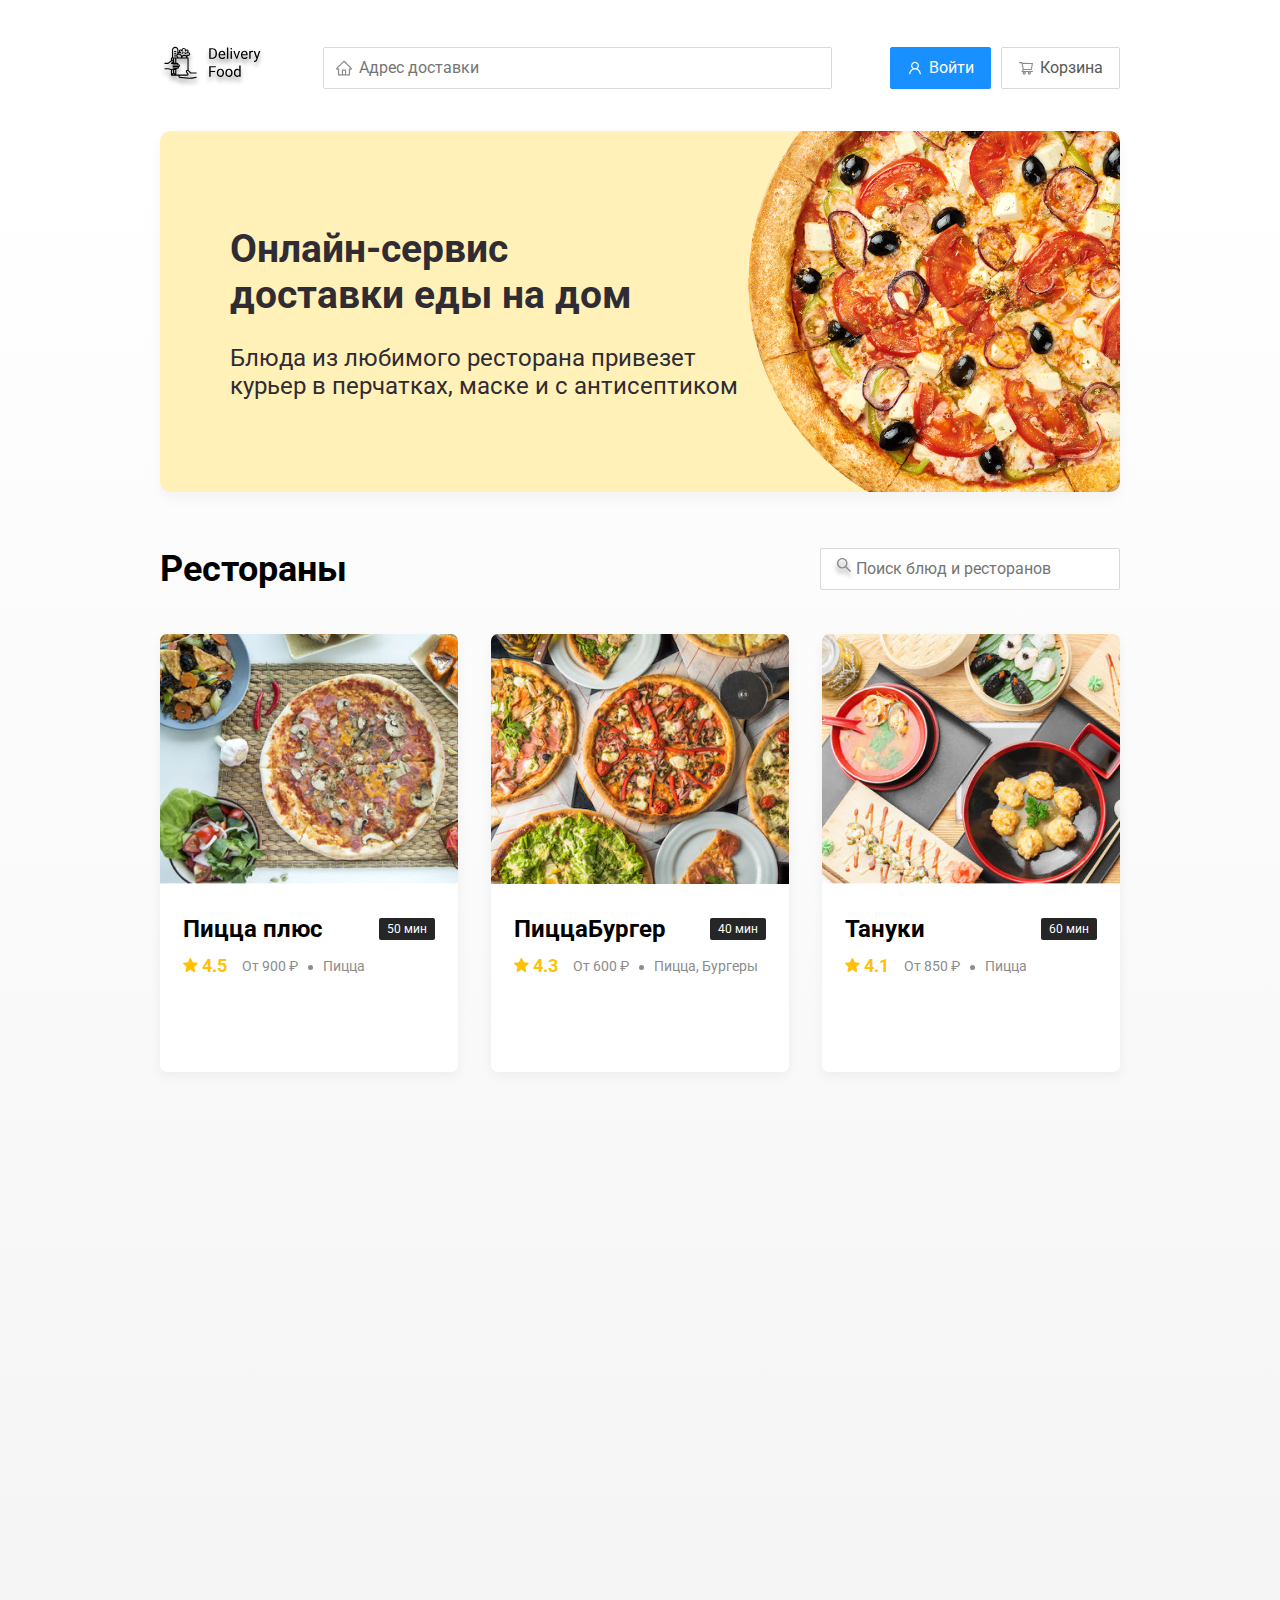
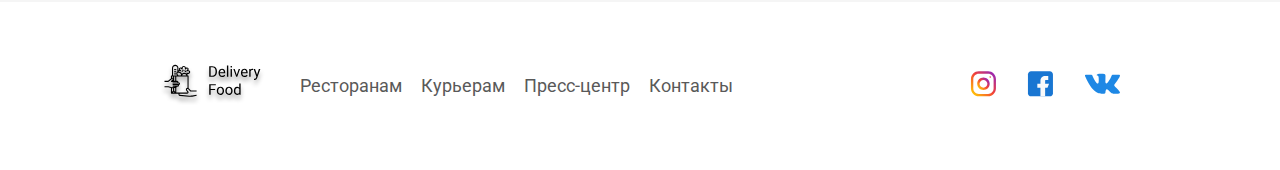
<file: index.html>
<!DOCTYPE html>
<html lang="ru">
<head>
    <meta charset="UTF-8">
    <meta name="viewport" content="width=device-width, initial-scale=1.0">
    <title>Delivery Food - доставка еду на дом</title>
    <link href="https://fonts.googleapis.com/css2?family=Roboto:wght@400;700&display=swap" rel="stylesheet">
    <link rel="stylesheet" href="css/normalize.css">
    <link rel="stylesheet" href="css/animation.css">
    <link rel="stylesheet" href="css/style.css">
</head>
<body>
    <div class="container">
        <!-- Шапка сайта -->
    <header class="header">
        <!-- Логотип сайта -->
        <a href="index.html" class="logo">
            <img src="img/logo.svg" alt="Logo">
        </a>
        <input type="text" class="input input-address" placeholder="Адрес доставки">
        <div class="buttons">
            <button class="button button-primary">
                <img src="img/user.svg" alt="user" class="button-icon">    
                <span class="button-text">Войти</span>
            </button>
            <button class="button" id="cart-button">
                <img src="img/shopping-cart.svg" alt="korz" class="button-icon" >    
                <span class="button-text">Корзина</span>
            </button>
        </div>
    </header>
    </div>
    <!-- /.container -->

    <main class="main">
        <div class="container">
            <section class="promo">
                <h1 class="promo-title">Онлайн-сервис <br> доставки еды на дом</h1>
                <p class="promotext">Блюда из любимого ресторана привезет курьер в перчатках, маске и с антисептиком</p>
            </section>
            <section class="restaurants">
                <div class="section-heading">
                    <h2 class="section-title">Рестораны</h2>
                    <input type="text" class="input input-search" placeholder="Поиск блюд и ресторанов">
                </div>
                <div class="cards">
                     <a href="restaurant.html" class="card wow fadeInUp" data-wow-delay="0.2s">
                         <img src="img/image1.jpg" alt="image1" class="card-image">
                         <div class="card-text">
                             <div class="card-heading">
                                 <h3 class="card-title">Пицца плюс</h3>
                                 <span class="card-tag tag">50 мин</span>
                             </div>
                             <!-- /.card-heading -->
                             <div class="card-info">
                                 <div class="rating">
                                    <img src="img/rating.svg" alt="rating" class="rating-star">
                                    4.5</div>
                                 <div class="price">От 900 ₽</div>
                                 <div class="category">Пицца</div>
                             </div>
                             <!-- /.card-info -->
                             <div class="card-text">
        
                             </div>
                             <!-- /.card-text -->
                         </div>
                        </a>
                     <!-- /.card1 -->
                     <a href="restaurant.html" class="card wow fadeInUp" data-wow-delay="0.4s">
                        <img src="img/PizzaBurger.png" alt="image1" class="card-image">
                        <div class="card-text">
                            <div class="card-heading">
                                <h3 class="card-title">ПиццаБургер</h3>
                                <span class="card-tag tag">40 мин</span>
                            </div>
                            <!-- /.card-heading -->
                            <div class="card-info">
                                <div class="rating">
                                    <img src="img/rating.svg" alt="rating" class="rating-star">
                                    4.3</div>
                                <div class="price">От 600 ₽</div>
                                <div class="category">Пицца, Бургеры</div>
                            </div>
                            <!-- /.card-info -->
                            <div class="card-text">
        
                            </div>
                            <!-- /.card-text -->
                        </div>
                    </a>
                    <!-- /.card2 -->
                    <a href="restaurant.html" class="card wow fadeInUp" data-wow-delay="0.6s">
                        <img src="img/Tanuki.jpg" alt="image1" class="card-image">
                        <div class="card-text">
                            <div class="card-heading">
                                <h3 class="card-title">Тануки</h3>
                                <span class="card-tag tag">60 мин</span>
                            </div>
                            <!-- /.card-heading -->
                            <div class="card-info">
                                <div class="rating">
                                    <img src="img/rating.svg" alt="rating" class="rating-star">
                                    4.1</div>
                                <div class="price">От 850 ₽</div>
                                <div class="category">Пицца</div>
                            </div>
                            <!-- /.card-info -->
                            <div class="card-text">
        
                            </div>
                            <!-- /.card-text -->
                        </div>
                    </a>
                    <!-- /.card3 -->
                    <a href="restaurant.html" class="card wow fadeInUp" data-wow-delay="0.2s">
                        <img src="img/TochkaEdi.png" alt="image1" class="card-image">
                        <div class="card-text">
                            <div class="card-heading">
                                <h3 class="card-title">ТочкаЕды</h3>
                                <span class="card-tag tag">40 мин</span>
                            </div>
                            <!-- /.card-heading -->
                            <div class="card-info">
                                <div class="rating">
                                    <img src="img/rating.svg" alt="rating" class="rating-star">
                                    4.0</div>
                                <div class="price">От 1100 ₽</div>
                                <div class="category">Салаты, Десерты</div>
                            </div>
                            <!-- /.card-info -->
                            <div class="card-text">
        
                            </div>
                            <!-- /.card-text -->
                        </div>
                    </a>
                    <!-- /.card4 -->
                    <a href="restaurant.html" class="card wow fadeInUp" data-wow-delay="0.4s">
                        <img src="img/Zadina-Pizza.png" alt="image1" class="card-image">
                        <div class="card-text">
                            <div class="card-heading">
                                <h3 class="card-title">Жадина Пицца</h3>
                                <span class="card-tag tag">45 мин</span>
                            </div>
                            <!-- /.card-heading -->
                            <div class="card-info">
                                <div class="rating">
                                    <img src="img/rating.svg" alt="rating" class="rating-star">
                                    4.1</div>
                                <div class="price">От 750 ₽</div>
                                <div class="category">Пицца</div>
                            </div>
                            <!-- /.card-info -->
                            <div class="card-text">
        
                            </div>
                            <!-- /.card-text -->
                        </div>
                    </a>
                    <!-- /.card5 -->
                    <a href="restaurant.html" class="card wow fadeInUp" data-wow-delay="0.6s">
                        <img src="img/FoodBand.png" alt="image1" class="card-image">
                        <div class="card-text">
                            <div class="card-heading">
                                <h3 class="card-title">Food Band</h3>
                                <span class="card-tag tag">60 мин</span>
                            </div>
                            <!-- /.card-heading -->
                            <div class="card-info">
                                <div class="rating">
                                    <img src="img/rating.svg" alt="rating" class="rating-star">
                                    4.2</div>
                                <div class="price">От 1100 ₽</div>
                                <div class="category">Еда</div>
                            </div>
                            <!-- /.card-info -->
                            <div class="card-text">
        
                            </div>
                            <!-- /.card-text -->
                        </div>
                    </a>
                    <!-- /.card6 -->
                </div>
                <!-- /.cards -->
            </section>
        </div>
    </main>

    <footer class="footer">
        <div class="container">
            <div class="footer-block">
                <a href="index.html" class="logo">
                    <img src="img/logo.svg" alt="Logo">
                </a>
                <nav class="footer-nav">
                    <a href="#" class="footer-link">Ресторанам </a>
                    <a href="#" class="footer-link">Курьерам</a>
                    <a href="#" class="footer-link">Пресс-центр</a>
                    <a href="#" class="footer-link">Контакты</a>
                </nav>
                <div class="social-links">
                    <a href="" class="social-link"><img src="img/inst.svg" alt="Instagram"></a>
                    <a href="" class="social-link"><img src="img/face.svg" alt="Facebook"></a>
                    <a href="" class="social-link"><img src="img/vk.svg" alt="VK"></a>
                </div>
            </div>
        </div>
    </footer>
    <div class="modal">
        <div class="modal-dialog">
            <div class="modal-header">
                <h3 class="modal-title">Корзина</h3>
                <button class="close">&times;</button>
            </div>
            <!-- /.modal-header -->
            <div class="modal-body">
                <div class="food-row">
                    <span class="food-name">Ролл угорь стандарт</span>
                    <strong class="food-price">250 ₽</strong>
                    <div class="food-counter">
                        <button class="counter-button">-</button>
                        <span class="counter">1</span>
                        <button class="counter-button">+</button>
                    </div>
                </div>
                <!-- /.foods-row -->
                <div class="food-row">
                    <span class="food-name">Ролл угорь стандарт</span>
                    <strong class="food-price">250 ₽</strong>
                    <div class="food-counter">
                        <button class="counter-button">-</button>
                        <span class="counter">1</span>
                        <button class="counter-button">+</button>
                    </div>
                </div>
                <!-- /.foods-row -->
                <div class="food-row">
                    <span class="food-name">Ролл угорь стандарт</span>
                    <strong class="food-price">250 ₽</strong>
                    <div class="food-counter">
                        <button class="counter-button">-</button>
                        <span class="counter">1</span>
                        <button class="counter-button">+</button>
                    </div>
                </div>
                <!-- /.foods-row -->
                <div class="food-row">
                    <span class="food-name">Ролл угорь стандарт</span>
                    <strong class="food-price">250 ₽</strong>
                    <div class="food-counter">
                        <button class="counter-button">-</button>
                        <span class="counter">1</span>
                        <button class="counter-button">+</button>
                    </div>
                </div>
                <!-- /.foods-row -->
                <div class="food-row">
                    <span class="food-name">Ролл угорь стандарт</span>
                    <strong class="food-price">250 ₽</strong>
                    <div class="food-counter">
                        <button class="counter-button">-</button>
                        <span class="counter">1</span>
                        <button class="counter-button">+</button>
                    </div>
                </div>
                <!-- /.foods-row -->
            </div>
            <!-- /.modal-body -->
            <div class="modal-footer">
                <span class="modal-pricetag">1250 ₽</span>
                <div class="footer-buttons">
                    <button class="button button-primary">Оформить заказ</button>
                    <button class="button">Отмена</button>
                </div>
            </div>
            <!-- /.modal-footer -->
        </div>
        <!-- /.modal-dialog -->
    </div>
    <script src="js/wow.min.js"></script>
    <script src="js/main.js"></script>
</body>
</html>
</file>
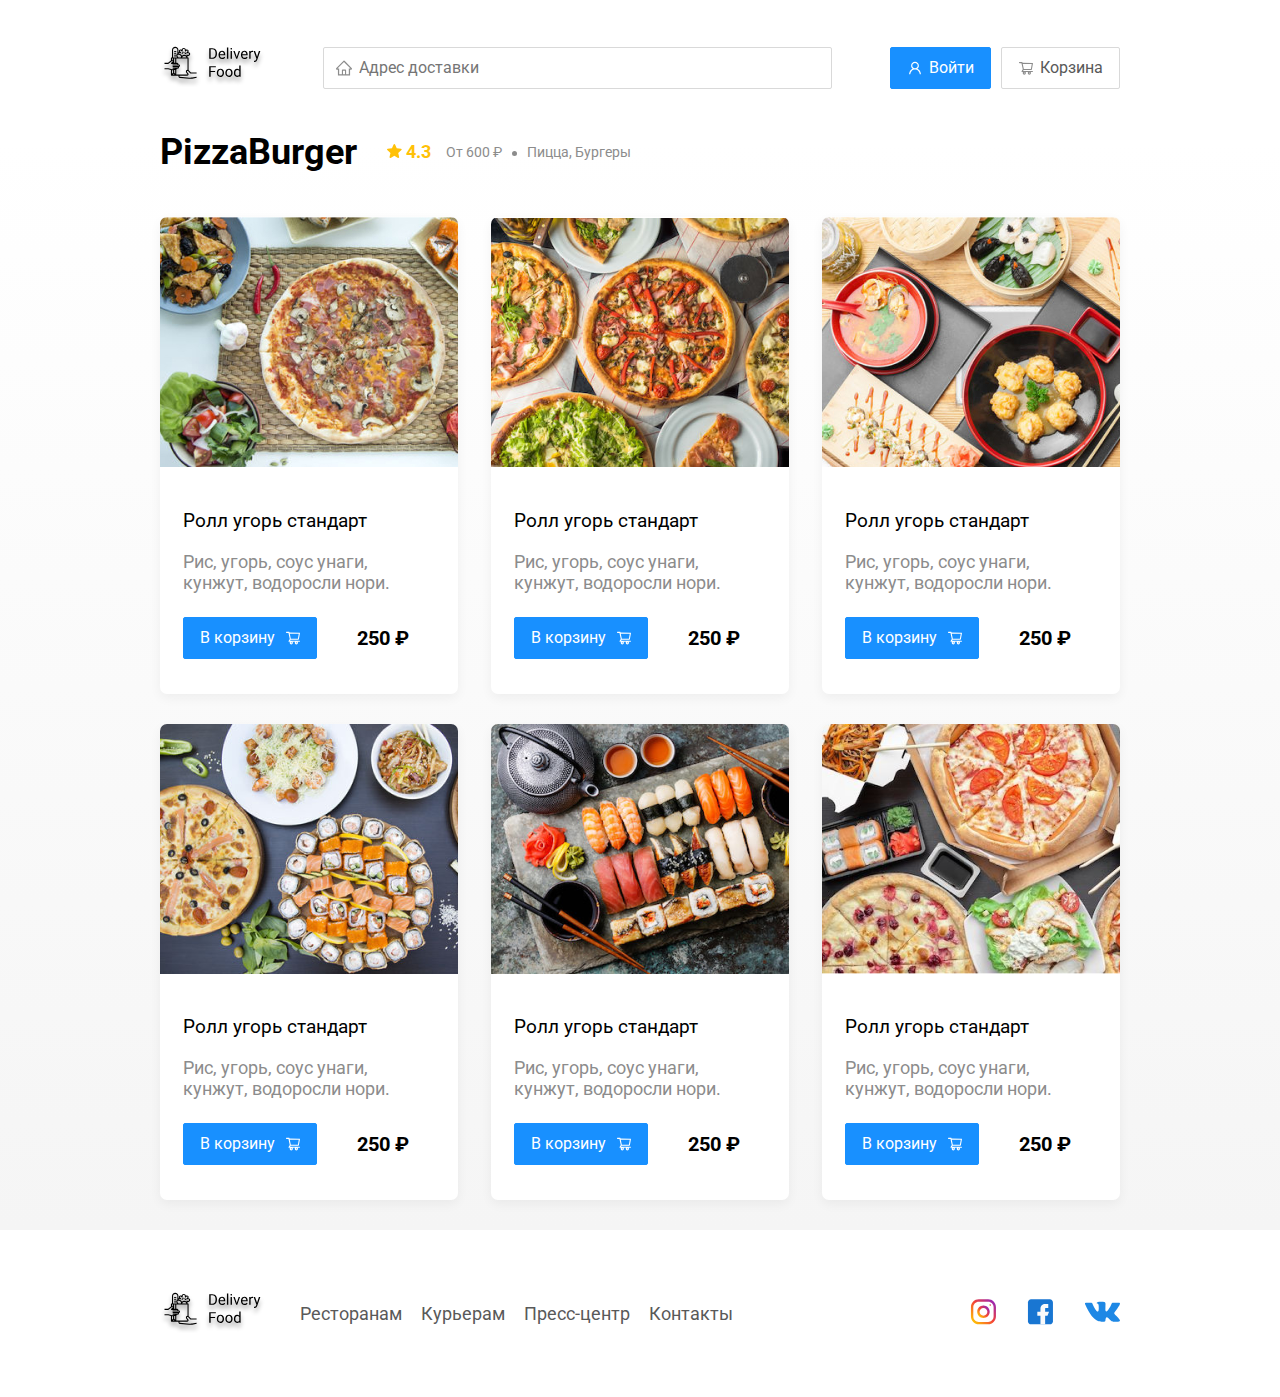
<file: restaurant.html>
<!DOCTYPE html>
<html lang="ru">
<head>
    <meta charset="UTF-8">
    <meta name="viewport" content="width=device-width, initial-scale=1.0">
    <title>PizzaBurger - доставка еды на дом</title>
    <link href="https://fonts.googleapis.com/css2?family=Roboto:wght@400;700&display=swap" rel="stylesheet">
    <link rel="stylesheet" href="css/normalize.css">
    <link rel="stylesheet" href="css/animation.css">
    <link rel="stylesheet" href="css/style.css">
</head>
<body>
    <div class="container">
        <!-- Шапка сайта -->
    <header class="header">
        <!-- Логотип сайта -->
        <a href="index.html" class="logo">
            <img src="img/logo.svg" alt="Logo">
        </a>
        <input type="text" class="input input-address" placeholder="Адрес доставки">
        <div class="buttons">
            <button class="button button-primary">
                <img src="img/user.svg" alt="user" class="button-icon">    
                <span class="button-text">Войти</span>
            </button>
            <button class="button" id="cart-button">
                <img src="img/shopping-cart.svg" alt="korz" class="button-icon">    
                <span class="button-text">Корзина</span>
            </button>
        </div>
    </header>
    </div>
    <!-- /.container -->

    <main class="main">
        <div class="container">
            
            <section class="restaurants">
                <div class="section-heading">
                    <h2 class="section-title">PizzaBurger</h2>
                    <div class="card-info">
                        <div class="rating">
                            <img src="img/rating.svg" alt="rating" class="rating-star">
                            4.3</div>
                        <div class="price">От 600 ₽</div>
                        <div class="category">Пицца, Бургеры</div>
                    </div>
                    <!-- /.card-info -->
                </div>
                <div class="cards">
                     <div class="card wow fadeInUp" data-wow-delay="0.2s">
                         <img src="img/image1.jpg" alt="image1" class="card-image">
                         <div class="card-text">
                             <div class="card-heading">
                                 <h3 class="card-title-reg">Ролл угорь стандарт</h3>
                             </div>
                             <!-- /.card-heading -->
                             <div class="card-info">
                                 <div class="ingredients">Рис, угорь, соус унаги, кунжут, водоросли нори.</div>
                             </div>
                             <!-- /.card-info -->
                             <div class="card-buttons">
                                 <button class="button button-primary">
                                    <span class="button-card-text">В корзину</span>
                                    <img src="img/tachka.svg" alt="shopping-cart" class="button-card-image">
                                </button>
                                <strong class="card-price-bold">250 ₽</strong>
                             </div>
                             <!-- /.card-button -->
                         </div>
                     </div>
                     <!-- /.card1 -->
                     <div class="card wow fadeInUp" data-wow-delay="0.4s">
                        <img src="img/PizzaBurger.png" alt="image1" class="card-image">
                        <div class="card-text">
                            <div class="card-heading">
                                <h3 class="card-title-reg">Ролл угорь стандарт</h3>
                            </div>
                            <!-- /.card-heading -->
                            <div class="card-info">
                                <div class="ingredients">Рис, угорь, соус унаги, кунжут, водоросли нори.</div>
                            </div>
                            <!-- /.card-info -->
                            <div class="card-buttons">
                                <button class="button button-primary">
                                   <span class="button-card-text">В корзину</span>
                                   <img src="img/tachka.svg" alt="shopping-cart" class="button-card-image">
                               </button>
                               <strong class="card-price-bold">250 ₽</strong>
                            </div>
                            <!-- /.card-button -->
                        </div>
                    </div>
                    <!-- /.card2 -->
                    <div class="card wow fadeInUp" data-wow-delay="0.6s">
                        <img src="img/Tanuki.jpg" alt="image1" class="card-image">
                        <div class="card-text">
                            <div class="card-heading">
                                <h3 class="card-title-reg">Ролл угорь стандарт</h3>
                            </div>
                            <!-- /.card-heading -->
                            <div class="card-info">
                                <div class="ingredients">Рис, угорь, соус унаги, кунжут, водоросли нори.</div>
                            </div>
                            <!-- /.card-info -->
                            <div class="card-buttons">
                                <button class="button button-primary">
                                   <span class="button-card-text">В корзину</span>
                                   <img src="img/tachka.svg" alt="shopping-cart" class="button-card-image">
                               </button>
                               <strong class="card-price-bold">250 ₽</strong>
                            </div>
                            <!-- /.card-button -->
                        </div>
                    </div>
                    <!-- /.card3 -->
                    <div class="card wow fadeInUp" data-wow-delay="0.2s">
                        <img src="img/TochkaEdi.png" alt="image1" class="card-image">
                        <div class="card-text">
                            <div class="card-heading">
                                <h3 class="card-title-reg">Ролл угорь стандарт</h3>
                            </div>
                            <!-- /.card-heading -->
                            <div class="card-info">
                                <div class="ingredients">Рис, угорь, соус унаги, кунжут, водоросли нори.</div>
                            </div>
                            <!-- /.card-info -->
                            <div class="card-buttons">
                                <button class="button button-primary">
                                   <span class="button-card-text">В корзину</span>
                                   <img src="img/tachka.svg" alt="shopping-cart" class="button-card-image">
                               </button>
                               <strong class="card-price-bold">250 ₽</strong>
                            </div>
                            <!-- /.card-button -->
                        </div>
                    </div>
                    <!-- /.card4 -->
                    <div class="card wow fadeInUp" data-wow-delay="0.4s">
                        <img src="img/Zadina-Pizza.png" alt="image1" class="card-image">
                        <div class="card-text">
                            <div class="card-heading">
                                <h3 class="card-title-reg">Ролл угорь стандарт</h3>
                            </div>
                            <!-- /.card-heading -->
                            <div class="card-info">
                                <div class="ingredients">Рис, угорь, соус унаги, кунжут, водоросли нори.</div>
                            </div>
                            <!-- /.card-info -->
                            <div class="card-buttons">
                                <button class="button button-primary">
                                   <span class="button-card-text">В корзину</span>
                                   <img src="img/tachka.svg" alt="shopping-cart" class="button-card-image">
                               </button>
                               <strong class="card-price-bold">250 ₽</strong>
                            </div>
                            <!-- /.card-button -->
                        </div>
                    </div>
                    <!-- /.card5 -->
                    <div class="card wow fadeInUp" data-wow-delay="0.6s">
                        <img src="img/FoodBand.png" alt="image1" class="card-image">
                        <div class="card-text">
                            <div class="card-heading">
                                <h3 class="card-title-reg">Ролл угорь стандарт</h3>
                            </div>
                            <!-- /.card-heading -->
                            <div class="card-info">
                                <div class="ingredients">Рис, угорь, соус унаги, кунжут, водоросли нори.</div>
                            </div>
                            <!-- /.card-info -->
                            <div class="card-buttons">
                                <button class="button button-primary">
                                   <span class="button-card-text">В корзину</span>
                                   <img src="img/tachka.svg" alt="shopping-cart" class="button-card-image">
                               </button>
                               <strong class="card-price-bold">250 ₽</strong>
                            </div>
                            <!-- /.card-button -->
                        </div>
                    </div>
                    <!-- /.card6 -->
                </div>
                <!-- /.cards -->
            </section>
        </div>
    </main>

    <footer class="footer">
        <div class="container">
            <div class="footer-block">
                <a href="index.html" class="logo">
                    <img src="img/logo.svg" alt="Logo">
                </a>
                <nav class="footer-nav">
                    <a href="#" class="footer-link">Ресторанам </a>
                    <a href="#" class="footer-link">Курьерам</a>
                    <a href="#" class="footer-link">Пресс-центр</a>
                    <a href="#" class="footer-link">Контакты</a>
                </nav>
                <div class="social-links">
                    <a href="" class="social-link"><img src="img/inst.svg" alt="Instagram"></a>
                    <a href="" class="social-link"><img src="img/face.svg" alt="Facebook"></a>
                    <a href="" class="social-link"><img src="img/vk.svg" alt="VK"></a>
                </div>
            </div>
        </div>
    </footer>

    <div class="modal">
        <div class="modal-dialog">
            <div class="modal-header">
                <h3 class="modal-title">Корзина</h3>
                <button class="close">&times;</button>
            </div>
            <!-- /.modal-header -->
            <div class="modal-body">
                <div class="food-row">
                    <span class="food-name">Ролл угорь стандарт</span>
                    <strong class="food-price">250 ₽</strong>
                    <div class="food-counter">
                        <button class="counter-button">-</button>
                        <span class="counter">1</span>
                        <button class="counter-button">+</button>
                    </div>
                </div>
                <!-- /.foods-row -->
                <div class="food-row">
                    <span class="food-name">Ролл угорь стандарт</span>
                    <strong class="food-price">250 ₽</strong>
                    <div class="food-counter">
                        <button class="counter-button">-</button>
                        <span class="counter">1</span>
                        <button class="counter-button">+</button>
                    </div>
                </div>
                <!-- /.foods-row -->
                <div class="food-row">
                    <span class="food-name">Ролл угорь стандарт</span>
                    <strong class="food-price">250 ₽</strong>
                    <div class="food-counter">
                        <button class="counter-button">-</button>
                        <span class="counter">1</span>
                        <button class="counter-button">+</button>
                    </div>
                </div>
                <!-- /.foods-row -->
                <div class="food-row">
                    <span class="food-name">Ролл угорь стандарт</span>
                    <strong class="food-price">250 ₽</strong>
                    <div class="food-counter">
                        <button class="counter-button">-</button>
                        <span class="counter">1</span>
                        <button class="counter-button">+</button>
                    </div>
                </div>
                <!-- /.foods-row -->
                <div class="food-row">
                    <span class="food-name">Ролл угорь стандарт</span>
                    <strong class="food-price">250 ₽</strong>
                    <div class="food-counter">
                        <button class="counter-button">-</button>
                        <span class="counter">1</span>
                        <button class="counter-button">+</button>
                    </div>
                </div>
                <!-- /.foods-row -->
            </div>
            <!-- /.modal-body -->
            <div class="modal-footer">
                <span class="modal-pricetag">1250 ₽</span>
                <div class="footer-buttons">
                    <button class="button button-primary">Оформить заказ</button>
                    <button class="button">Отмена</button>
                </div>
            </div>
            <!-- /.modal-footer -->
        </div>
        <!-- /.modal-dialog -->
    </div>
    <script src="js/wow.min.js"></script>
    <script src="js/main.js"></script>
    
</body>
</html>
</file>
<file: css/style.css>
* {
  box-sizing: border-box;
}
body {
  font-family: 'Roboto', sans-serif;
  padding-top: 44px;
}
.main {
  background: linear-gradient(180deg, rgba(245, 245, 245, 0) 1.04%, #F5F5F5 100%);
}
.container {
  max-width: 1200px;
  margin: auto;
}
.header {
  display: flex;
  align-items: center;
  justify-content: space-between;
  margin-bottom: 40px;
}
.input {
  background: #FFFFFF;
border: 1px solid #D9D9D9;
border-radius: 2px;
font-size: 16px;
line-height: 24px;
padding: 8px;
padding-left: 35px;
background-repeat: no-repeat;
background-position: left 11px center;
}
.input-address {
flex: 0.8;
background-image: url(../img/home.svg);

}
.input-search {
  width: 300px;
  margin-left: auto;
  background-image: url(../img/search.svg);

}
.buttons {
  display: flex;
  align-items: center;
}
.button {
  display: flex;
  align-items: center;
  padding: 8px 16px;
  background: #FFFFFF;
  border: 1px solid #D9D9D9;
  box-sizing: border-box;
  box-shadow: 0px 0px 2px rgba(0, 0, 0, 0.0015);
  border-radius: 2px;
  color: #595959;
  font-size: 16px;
  line-height: 24px;
}

.button-card-text {
  margin-right: 10px;
}
.button-primary {
  background: #1890FF;
  border: 1px solid #1890FF;
  color: #fff;
  margin-right: 10px;
}
.button-icon {
  margin-right: 6px;
  vertical-align: middle;
}
.button-text {
  vertical-align: middle;
}
.promo {
  box-shadow: 0px 7px 12px rgba(158, 158, 163, 0.1);
  background: #FFF1B8 url(../img/pizza.png) no-repeat top -100px right -247px / 924px;
  border-radius: 10px;
  padding: 68px 70px;
  margin-bottom: 56px;
}
.promo-title {
  font-style: normal;
  font-weight: bold;
  font-size: 39px;
  line-height: 46px;
  color: #302C34;
}
.promotext {
  max-width: 538px;
  font-style: normal;
  font-weight: normal;
  font-size: 24px;
  line-height: 28px;
  color: #302C34;
}
.section-heading {
  display: flex;
  align-items: center;
  margin-bottom: 44px;
}
.section-title {
  font-style: normal;
font-weight: bold;
font-size: 36px;
line-height: 42px;
color: #000000;
margin: 0;
margin-right: 30px;
}
.cards {
  display: flex;
  align-items: flex-start;
  flex-wrap: wrap;
  justify-content: space-between;
}
.card {
  flex-basis: 31%;
  background: #FFFFFF;
  box-shadow: 0px 4px 12px rgba(0, 0, 0, 0.05);
  border-radius: 7px;
  overflow: hidden;
  margin-bottom: 30px;
  text-decoration: none;
}
.card-image {
  width: 384px;
  height: 250px;
  object-fit: cover;
}
.card-text {
  padding-top: 20px;
  padding-bottom: 35px;
  padding-left: 23px;
  padding-right: 23px;
}
.card-heading {
  display: flex;
  align-items: center;
  justify-content: space-between;
}
.card-title {
  margin: 0;
  font-style: normal;
font-weight: bold;
font-size: 24px;
line-height: 32px;
color: #000000;
}
.card-title-reg {
  font-weight: 400;

}
.card-price-bold {
  font-weight: bold;
  font-size: 20px;
  line-height: 32px;
  margin-left: 30px;
}
.card-buttons {
  display: flex;
  align-items: center;
  margin-top: 24px;
}
.ingredients {
  font-size: 18px;
  line-height: 21px;
  color: #8C8C8C;
}
.card-tag {
  background: #262626;
  border-radius: 2px;
  font-style: normal;
  font-weight: normal;
  font-size: 12px;
  line-height: 20px;
  color: #fff;
  padding: 1px 8px;
  margin: 10px 0px;
}
.card-info {
  display: flex;
  align-items: center;
  flex-wrap: wrap;
}
.rating {
  margin-right: 26px;
  color: #FFC107;
  font-style: normal;
  font-weight: bold;
  font-size: 18px;
  line-height: 32px;
}
.price, .category {
  font-style: normal;
  font-weight: normal;
  font-size: 18px;
  line-height: 32px;
  color: #8C8C8C;
}
.price{
  margin-right: 10px;
}
.category {
  text-overflow: ellipsis;
  overflow: hidden;
  white-space: nowrap;
  max-width: 150px;
}
.price:after {
  content: "";
  width: 5px;
  height: 5px;
  background-color: #8c8c8c;
  display: inline-block;
  vertical-align: middle;
  border-radius: 50%;
  margin-left: 10px;
}
.footer {
  padding: 60px 0;
}
.footer-block {
  display: flex;
  align-items: center;
  justify-content: space-between;
}
.footer-nav {
  margin-left: 35px;
  margin-right: auto;
}
.footer-link {
  display: inline-block;
  color: #595959;
  text-decoration: none;
  font-style: normal;
  font-weight: normal;
  font-size: 18px;
  line-height: 21px;
}
.footer-link:not(:last-child) {
  margin-right: 15px;
}
.social-links {
  display: flex;
  align-items: center;
}
.social-link:not(:last-child) {
  margin-right: 31px;
}
.modal {
  position: fixed;
  left: 0;
  top: 0;
  width: 100%;
  height: 100%;
  background-color: rgba(0, 0, 0, 0.4);
  display: none;
}
.is-open {
  display: flex;
}
.modal-dialog {
  max-width: 780px;
  width: 95%;
  left: 327px;
  top: 364px;
  background: #FFFFFF;
  border-radius: 5px;
  margin: auto;
  padding: 40px 45px;
}
.modal-header {
  display: flex;
  align-items: center;
  justify-content: space-between;
  margin-bottom: 45px;
}
.modal-title {
  margin: 0;
  font-weight: bold;
  font-size: 36px;
  line-height: 42px;
}
.modal-body {
  margin-bottom: 52px;
}
.close {
  font-size: 36px;
  border: none;
  background-color: transparent;
}
.food-name {
  font-weight: normal;
  font-size: 18px;
  line-height: 32px;
}
.food-row {
  display: flex;
  align-items: flex-start;
  justify-content: space-between;
  padding-bottom: 8px;
  border-bottom: 1px solid #d9d9d9;
  margin-bottom: 15px;
}
.food-price {
  margin-left: auto;
  margin-right: 47px;
  font-weight: bold;
  font-size: 20px;
  line-height: 32px;
}
.food-counter {
  display: flex;
  align-items: center;
}
.counter-button {
  display: flex;
  justify-content: center;
  align-items: center;
  width: 39px;
  height: 32px;
  background: #FFFFFF;
  border: 1px solid #40A9FF;
  box-sizing: border-box;
  border-radius: 2px;
  font-weight: normal;
  font-size: 14px;
  line-height: 22px;
  color: #40A9FF;
}
.counter {
  font-size: 16px;
  line-height: 24px;
  margin-left: 10px;
  margin-right: 10px;
}
.modal-footer {
  display: flex;
  align-items: center;
  justify-content: space-between;
}
.footer-buttons {
  display: flex;
  align-items: center;
}
.modal-pricetag {
  background: #262626;
  border-radius: 5px;
  color: #FFFFFF;
  padding: 15px 20px;
  font-weight: bold;
  font-size: 20px;
  line-height: 23px;
}
@media (max-width: 1366px) {
   .container {
     max-width: 960px;
   }
   .promo {
     background-position: top center -300px;
     background-size: 750px;
   }
   .rating {
      margin-right: 15px;
   }
   .category, .price {
     font-size: 14px;
   }
}
@media (max-width:992px) {
  .container {
    max-width: 750px;
  }
  .promo {
    padding: 50px;
    background-size: 500px;
    background-position: center right -200px;
  }
  .promotext {
    font-size: 18px;
    max-width: 400px;
  }
  .card {
    flex-basis: 49%;
  }
  .footer-link {
    font-size: 16px;
  }
}
@media (max-width: 768px) {
  .container {
    max-width: 560px;
  }
  .card-info {
    flex-wrap: wrap;
  }
  .rating {
    flex-basis: 100%;
  }
  .card-title {
    font-size: 18px;
  }
  .promo {
    background-size: 400px;
    background-position: bottom 50px right -200px;
  }
  .promo-title {
    font-size: 24px;
    line-height:  1.4;
  }
  .promotext {
    margin-top: 0;
  }
}
@media (max-width: 578px) {
  .container {
    max-width: 90%;
  }
  .header {
    flex-wrap: wrap;
  }
  .input-address {
    order: 5;
    margin-top: 15px;
    flex: 1;
  }
  .promo {
    background-image: none;
  }
  .promo-title {
    margin-bottom: 10px;
  }
  .section-title {
    font-size: 20px;
  }
  .card {
    flex-basis: 100%;
  }
  .card-image {
    width: 100%;
  }
  .footer {
    padding: 30px 0;
  }
  .footer-block {
    align-items: flex-start;
  }
  .footer-nav {
    order: 0;
    margin-left: 0;
    margin-right: 0;
    display: flex;
    flex-direction: column;
  }
  .footer-logo {
    order: 1;
    margin-right: 15px;
  }
  .social-links {
    order: 2;
  }
}
@media (max-width: 480px) {
  .button-text {
    display: none;
  }
  .button-icon {
    margin: 0;
  }
  .footer-block {
    flex-wrap: wrap;
    flex-direction: column;
    align-items: center;
  }
  .footer-logo {
    order: 0;
    margin-bottom: 20px;
  }
  .footer-nav {
    margin-bottom: 20px;
    text-align: center;
  }
  .footer-link:not(:last-child) {
    margin-right: 0;
  }
  .section-heading {
    flex-wrap: wrap;
  }
  .promo {
    padding: 20px;
  }
}
</file>
